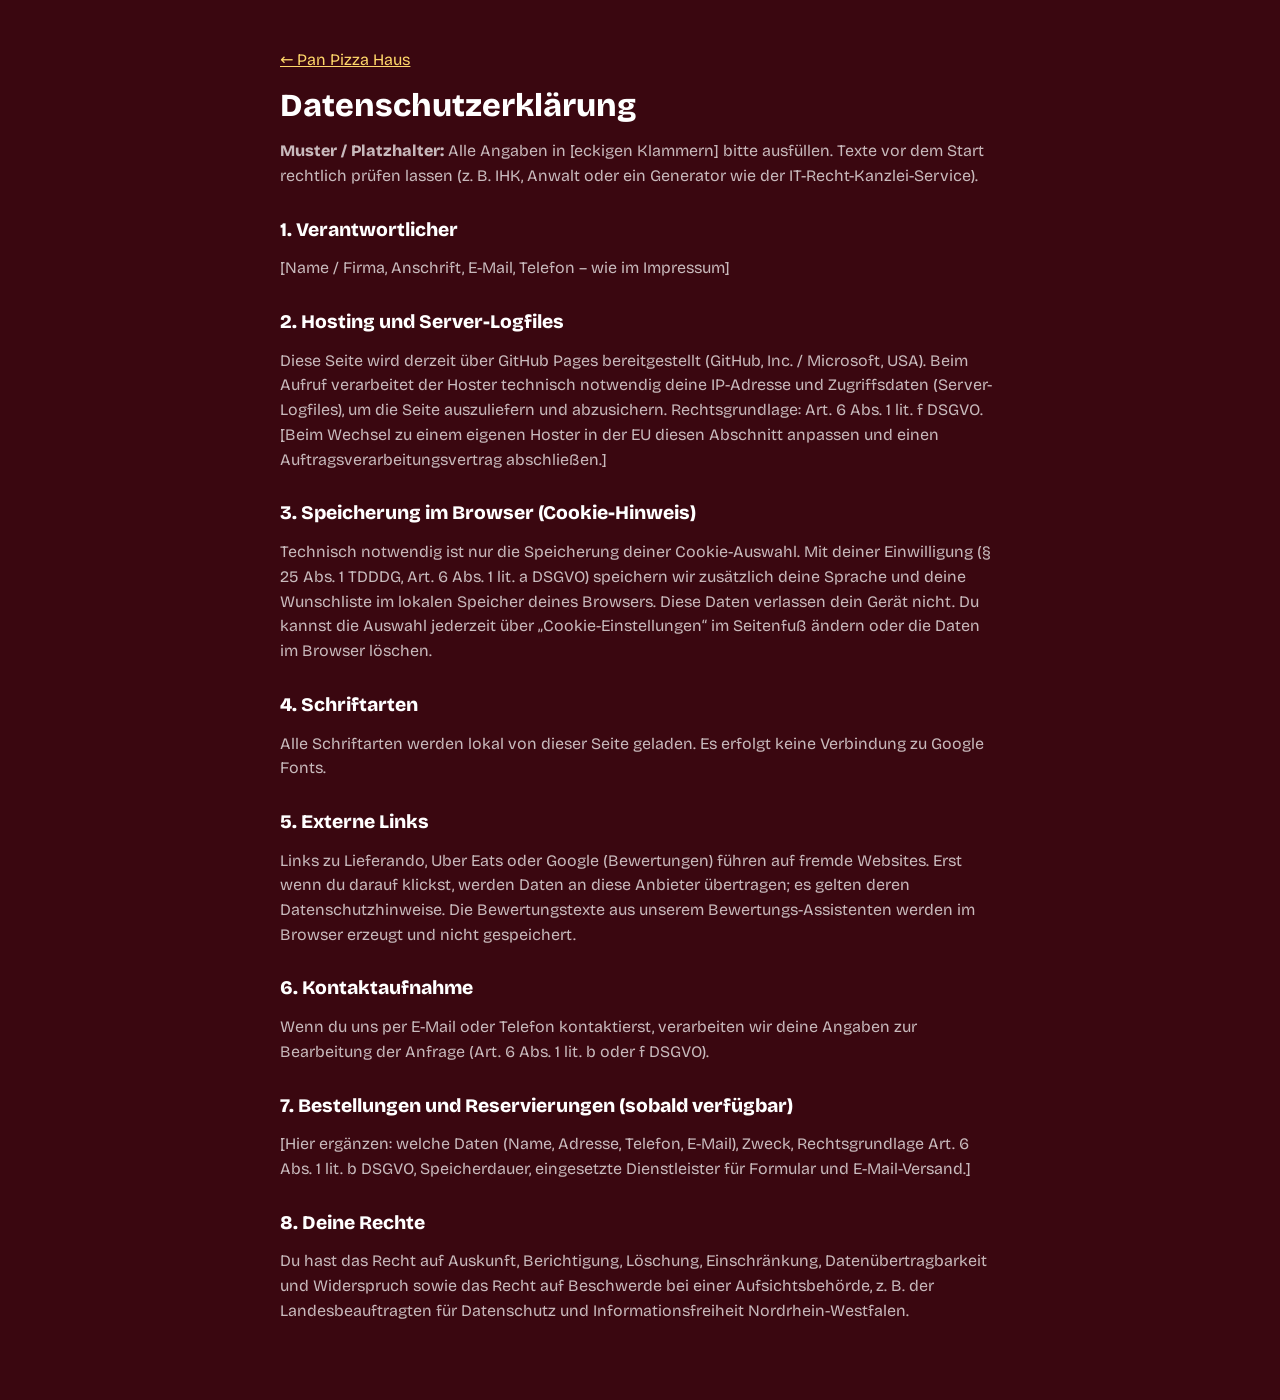
<file: datenschutz.html>
<!DOCTYPE html>
<html lang="de"><head><meta charset="utf-8"><meta name="viewport" content="width=device-width, initial-scale=1"><title>Datenschutz – Pan Pizza Haus</title><meta name="robots" content="noindex"><link rel="stylesheet" href="fonts/fonts.css"><link rel="stylesheet" href="style.css?v=8"></head>
<body><main class="legal"><p><a href="index.html">← Pan Pizza Haus</a></p><h1>Datenschutzerklärung</h1>
<p class="note"><strong>Muster / Platzhalter:</strong> Alle Angaben in [eckigen Klammern] bitte ausfüllen. Texte vor dem Start rechtlich prüfen lassen (z. B. IHK, Anwalt oder ein Generator wie der IT-Recht-Kanzlei-Service).</p>

<h2>1. Verantwortlicher</h2>
<p>[Name / Firma, Anschrift, E-Mail, Telefon – wie im Impressum]</p>
<h2>2. Hosting und Server-Logfiles</h2>
<p>Diese Seite wird derzeit über GitHub Pages bereitgestellt (GitHub, Inc. / Microsoft, USA). Beim Aufruf verarbeitet der Hoster technisch notwendig deine IP-Adresse und Zugriffsdaten (Server-Logfiles), um die Seite auszuliefern und abzusichern. Rechtsgrundlage: Art. 6 Abs. 1 lit. f DSGVO. [Beim Wechsel zu einem eigenen Hoster in der EU diesen Abschnitt anpassen und einen Auftragsverarbeitungsvertrag abschließen.]</p>
<h2>3. Speicherung im Browser (Cookie-Hinweis)</h2>
<p>Technisch notwendig ist nur die Speicherung deiner Cookie-Auswahl. Mit deiner Einwilligung (§ 25 Abs. 1 TDDDG, Art. 6 Abs. 1 lit. a DSGVO) speichern wir zusätzlich deine Sprache und deine Wunschliste im lokalen Speicher deines Browsers. Diese Daten verlassen dein Gerät nicht. Du kannst die Auswahl jederzeit über „Cookie-Einstellungen“ im Seitenfuß ändern oder die Daten im Browser löschen.</p>
<h2>4. Schriftarten</h2>
<p>Alle Schriftarten werden lokal von dieser Seite geladen. Es erfolgt keine Verbindung zu Google Fonts.</p>
<h2>5. Externe Links</h2>
<p>Links zu Lieferando, Uber Eats oder Google (Bewertungen) führen auf fremde Websites. Erst wenn du darauf klickst, werden Daten an diese Anbieter übertragen; es gelten deren Datenschutzhinweise. Die Bewertungstexte aus unserem Bewertungs-Assistenten werden im Browser erzeugt und nicht gespeichert.</p>
<h2>6. Kontaktaufnahme</h2>
<p>Wenn du uns per E-Mail oder Telefon kontaktierst, verarbeiten wir deine Angaben zur Bearbeitung der Anfrage (Art. 6 Abs. 1 lit. b oder f DSGVO).</p>
<h2>7. Bestellungen und Reservierungen (sobald verfügbar)</h2>
<p>[Hier ergänzen: welche Daten (Name, Adresse, Telefon, E-Mail), Zweck, Rechtsgrundlage Art. 6 Abs. 1 lit. b DSGVO, Speicherdauer, eingesetzte Dienstleister für Formular und E-Mail-Versand.]</p>
<h2>8. Deine Rechte</h2>
<p>Du hast das Recht auf Auskunft, Berichtigung, Löschung, Einschränkung, Datenübertragbarkeit und Widerspruch sowie das Recht auf Beschwerde bei einer Aufsichtsbehörde, z. B. der Landesbeauftragten für Datenschutz und Informationsfreiheit Nordrhein-Westfalen.</p>
</main></body></html>
</file>
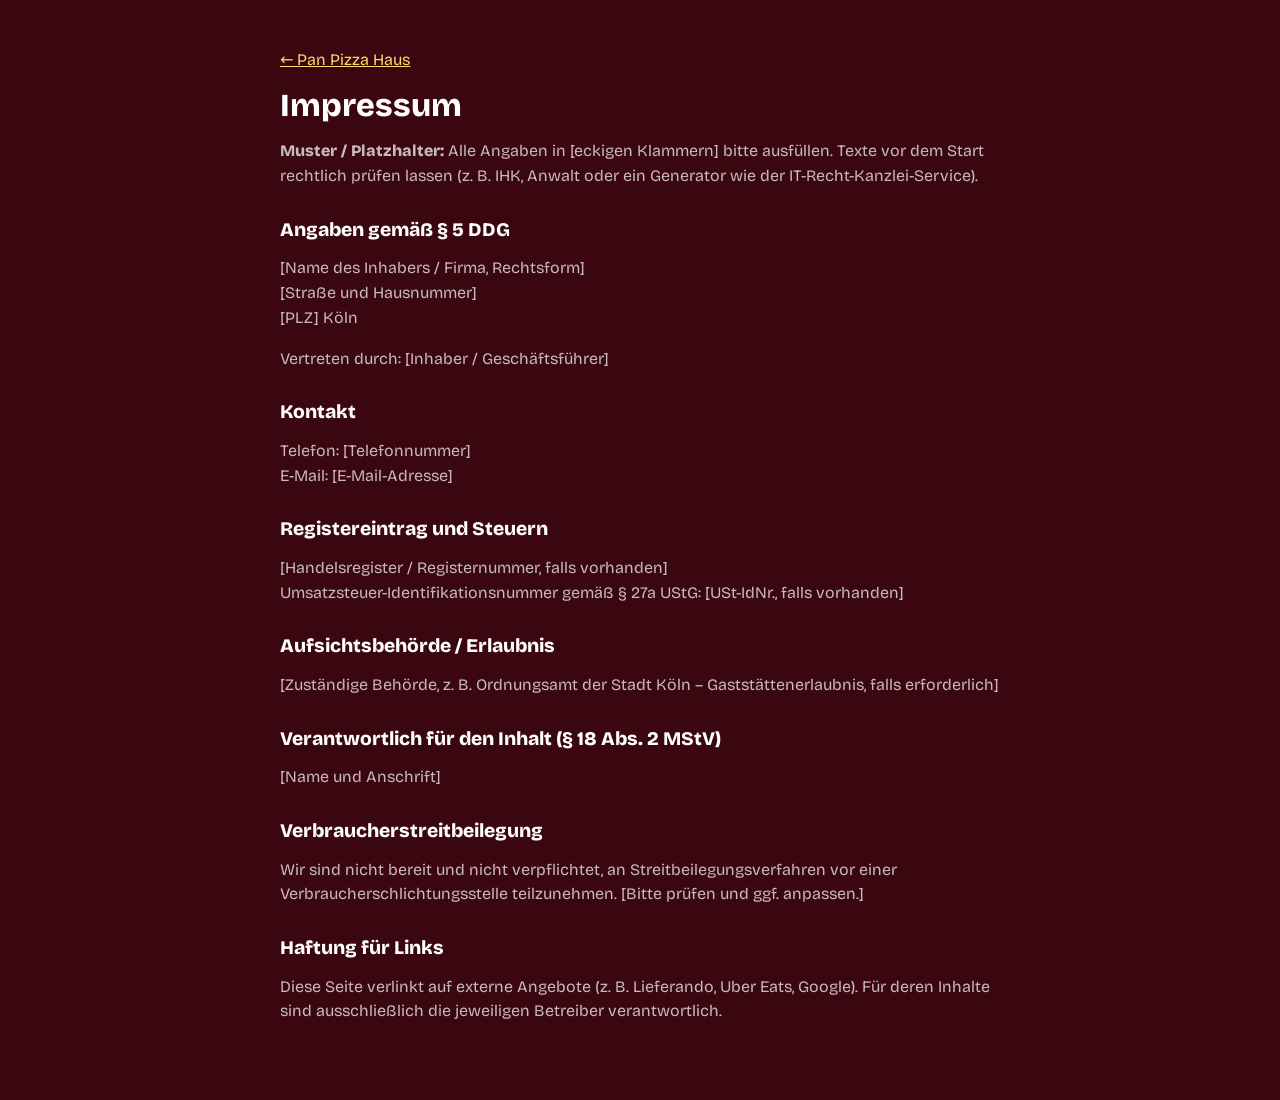
<file: impressum.html>
<!DOCTYPE html>
<html lang="de"><head><meta charset="utf-8"><meta name="viewport" content="width=device-width, initial-scale=1"><title>Impressum – Pan Pizza Haus</title><meta name="robots" content="noindex"><link rel="stylesheet" href="fonts/fonts.css"><link rel="stylesheet" href="style.css?v=8"></head>
<body><main class="legal"><p><a href="index.html">← Pan Pizza Haus</a></p><h1>Impressum</h1>
<p class="note"><strong>Muster / Platzhalter:</strong> Alle Angaben in [eckigen Klammern] bitte ausfüllen. Texte vor dem Start rechtlich prüfen lassen (z. B. IHK, Anwalt oder ein Generator wie der IT-Recht-Kanzlei-Service).</p>

<h2>Angaben gemäß § 5 DDG</h2>
<p>[Name des Inhabers / Firma, Rechtsform]<br>[Straße und Hausnummer]<br>[PLZ] Köln</p>
<p>Vertreten durch: [Inhaber / Geschäftsführer]</p>
<h2>Kontakt</h2>
<p>Telefon: [Telefonnummer]<br>E-Mail: [E-Mail-Adresse]</p>
<h2>Registereintrag und Steuern</h2>
<p>[Handelsregister / Registernummer, falls vorhanden]<br>Umsatzsteuer-Identifikationsnummer gemäß § 27a UStG: [USt-IdNr., falls vorhanden]</p>
<h2>Aufsichtsbehörde / Erlaubnis</h2>
<p>[Zuständige Behörde, z. B. Ordnungsamt der Stadt Köln – Gaststättenerlaubnis, falls erforderlich]</p>
<h2>Verantwortlich für den Inhalt (§ 18 Abs. 2 MStV)</h2>
<p>[Name und Anschrift]</p>
<h2>Verbraucherstreitbeilegung</h2>
<p>Wir sind nicht bereit und nicht verpflichtet, an Streitbeilegungsverfahren vor einer Verbraucherschlichtungsstelle teilzunehmen. [Bitte prüfen und ggf. anpassen.]</p>
<h2>Haftung für Links</h2>
<p>Diese Seite verlinkt auf externe Angebote (z. B. Lieferando, Uber Eats, Google). Für deren Inhalte sind ausschließlich die jeweiligen Betreiber verantwortlich.</p>
</main></body></html>
</file>
<file: fonts/fonts.css>
@font-face {
  font-family: 'Bricolage Grotesque';
  font-style: normal;
  font-display: swap;
  font-weight: 400;
  src:url(bricolage-grotesque-latin-ext-400-normal.woff2) format('woff2');
  unicode-range: U+0100-02BA,U+02BD-02C5,U+02C7-02CC,U+02CE-02D7,U+02DD-02FF,U+0304,U+0308,U+0329,U+1D00-1DBF,U+1E00-1E9F,U+1EF2-1EFF,U+2020,U+20A0-20AB,U+20AD-20C0,U+2113,U+2C60-2C7F,U+A720-A7FF;
}
@font-face {
  font-family: 'Bricolage Grotesque';
  font-style: normal;
  font-display: swap;
  font-weight: 400;
  src:url(bricolage-grotesque-latin-400-normal.woff2) format('woff2');
  unicode-range: U+0000-00FF,U+0131,U+0152-0153,U+02BB-02BC,U+02C6,U+02DA,U+02DC,U+0304,U+0308,U+0329,U+2000-206F,U+20AC,U+2122,U+2191,U+2193,U+2212,U+2215,U+FEFF,U+FFFD;
}
@font-face {
  font-family: 'Bricolage Grotesque';
  font-style: normal;
  font-display: swap;
  font-weight: 600;
  src:url(bricolage-grotesque-latin-ext-600-normal.woff2) format('woff2');
  unicode-range: U+0100-02BA,U+02BD-02C5,U+02C7-02CC,U+02CE-02D7,U+02DD-02FF,U+0304,U+0308,U+0329,U+1D00-1DBF,U+1E00-1E9F,U+1EF2-1EFF,U+2020,U+20A0-20AB,U+20AD-20C0,U+2113,U+2C60-2C7F,U+A720-A7FF;
}
@font-face {
  font-family: 'Bricolage Grotesque';
  font-style: normal;
  font-display: swap;
  font-weight: 600;
  src:url(bricolage-grotesque-latin-600-normal.woff2) format('woff2');
  unicode-range: U+0000-00FF,U+0131,U+0152-0153,U+02BB-02BC,U+02C6,U+02DA,U+02DC,U+0304,U+0308,U+0329,U+2000-206F,U+20AC,U+2122,U+2191,U+2193,U+2212,U+2215,U+FEFF,U+FFFD;
}
@font-face {
  font-family: 'Bricolage Grotesque';
  font-style: normal;
  font-display: swap;
  font-weight: 800;
  src:url(bricolage-grotesque-latin-ext-800-normal.woff2) format('woff2');
  unicode-range: U+0100-02BA,U+02BD-02C5,U+02C7-02CC,U+02CE-02D7,U+02DD-02FF,U+0304,U+0308,U+0329,U+1D00-1DBF,U+1E00-1E9F,U+1EF2-1EFF,U+2020,U+20A0-20AB,U+20AD-20C0,U+2113,U+2C60-2C7F,U+A720-A7FF;
}
@font-face {
  font-family: 'Bricolage Grotesque';
  font-style: normal;
  font-display: swap;
  font-weight: 800;
  src:url(bricolage-grotesque-latin-800-normal.woff2) format('woff2');
  unicode-range: U+0000-00FF,U+0131,U+0152-0153,U+02BB-02BC,U+02C6,U+02DA,U+02DC,U+0304,U+0308,U+0329,U+2000-206F,U+20AC,U+2122,U+2191,U+2193,U+2212,U+2215,U+FEFF,U+FFFD;
}
@font-face {
  font-family: 'Playfair Display';
  font-style: italic;
  font-display: swap;
  font-weight: 700;
  src:url(playfair-display-cyrillic-700-italic.woff2) format('woff2');
  unicode-range: U+0301,U+0400-045F,U+0490-0491,U+04B0-04B1,U+2116;
}
@font-face {
  font-family: 'Playfair Display';
  font-style: italic;
  font-display: swap;
  font-weight: 700;
  src:url(playfair-display-latin-ext-700-italic.woff2) format('woff2');
  unicode-range: U+0100-02BA,U+02BD-02C5,U+02C7-02CC,U+02CE-02D7,U+02DD-02FF,U+0304,U+0308,U+0329,U+1D00-1DBF,U+1E00-1E9F,U+1EF2-1EFF,U+2020,U+20A0-20AB,U+20AD-20C0,U+2113,U+2C60-2C7F,U+A720-A7FF;
}
@font-face {
  font-family: 'Playfair Display';
  font-style: italic;
  font-display: swap;
  font-weight: 700;
  src:url(playfair-display-latin-700-italic.woff2) format('woff2');
  unicode-range: U+0000-00FF,U+0131,U+0152-0153,U+02BB-02BC,U+02C6,U+02DA,U+02DC,U+0304,U+0308,U+0329,U+2000-206F,U+20AC,U+2122,U+2191,U+2193,U+2212,U+2215,U+FEFF,U+FFFD;
}
@font-face {
  font-family: 'Pacifico';
  font-style: normal;
  font-display: swap;
  font-weight: 400;
  src:url(pacifico-cyrillic-400-normal.woff2) format('woff2');
  unicode-range: U+0301,U+0400-045F,U+0490-0491,U+04B0-04B1,U+2116;
}
@font-face {
  font-family: 'Pacifico';
  font-style: normal;
  font-display: swap;
  font-weight: 400;
  src:url(pacifico-latin-ext-400-normal.woff2) format('woff2');
  unicode-range: U+0100-02BA,U+02BD-02C5,U+02C7-02CC,U+02CE-02D7,U+02DD-02FF,U+0304,U+0308,U+0329,U+1D00-1DBF,U+1E00-1E9F,U+1EF2-1EFF,U+2020,U+20A0-20AB,U+20AD-20C0,U+2113,U+2C60-2C7F,U+A720-A7FF;
}
@font-face {
  font-family: 'Pacifico';
  font-style: normal;
  font-display: swap;
  font-weight: 400;
  src:url(pacifico-latin-400-normal.woff2) format('woff2');
  unicode-range: U+0000-00FF,U+0131,U+0152-0153,U+02BB-02BC,U+02C6,U+02DA,U+02DC,U+0304,U+0308,U+0329,U+2000-206F,U+20AC,U+2122,U+2191,U+2193,U+2212,U+2215,U+FEFF,U+FFFD;
}
@font-face {
  font-family: 'Caveat';
  font-style: normal;
  font-display: swap;
  font-weight: 700;
  src:url(caveat-cyrillic-700-normal.woff2) format('woff2');
  unicode-range: U+0301,U+0400-045F,U+0490-0491,U+04B0-04B1,U+2116;
}
@font-face {
  font-family: 'Caveat';
  font-style: normal;
  font-display: swap;
  font-weight: 700;
  src:url(caveat-latin-ext-700-normal.woff2) format('woff2');
  unicode-range: U+0100-02BA,U+02BD-02C5,U+02C7-02CC,U+02CE-02D7,U+02DD-02FF,U+0304,U+0308,U+0329,U+1D00-1DBF,U+1E00-1E9F,U+1EF2-1EFF,U+2020,U+20A0-20AB,U+20AD-20C0,U+2113,U+2C60-2C7F,U+A720-A7FF;
}
@font-face {
  font-family: 'Caveat';
  font-style: normal;
  font-display: swap;
  font-weight: 700;
  src:url(caveat-latin-700-normal.woff2) format('woff2');
  unicode-range: U+0000-00FF,U+0131,U+0152-0153,U+02BB-02BC,U+02C6,U+02DA,U+02DC,U+0304,U+0308,U+0329,U+2000-206F,U+20AC,U+2122,U+2191,U+2193,U+2212,U+2215,U+FEFF,U+FFFD;
}
@font-face {
  font-family: 'Oswald';
  font-style: normal;
  font-display: swap;
  font-weight: 700;
  src:url(oswald-cyrillic-700-normal.woff2) format('woff2');
  unicode-range: U+0301,U+0400-045F,U+0490-0491,U+04B0-04B1,U+2116;
}
@font-face {
  font-family: 'Oswald';
  font-style: normal;
  font-display: swap;
  font-weight: 700;
  src:url(oswald-latin-ext-700-normal.woff2) format('woff2');
  unicode-range: U+0100-02BA,U+02BD-02C5,U+02C7-02CC,U+02CE-02D7,U+02DD-02FF,U+0304,U+0308,U+0329,U+1D00-1DBF,U+1E00-1E9F,U+1EF2-1EFF,U+2020,U+20A0-20AB,U+20AD-20C0,U+2113,U+2C60-2C7F,U+A720-A7FF;
}
@font-face {
  font-family: 'Oswald';
  font-style: normal;
  font-display: swap;
  font-weight: 700;
  src:url(oswald-latin-700-normal.woff2) format('woff2');
  unicode-range: U+0000-00FF,U+0131,U+0152-0153,U+02BB-02BC,U+02C6,U+02DA,U+02DC,U+0304,U+0308,U+0329,U+2000-206F,U+20AC,U+2122,U+2191,U+2193,U+2212,U+2215,U+FEFF,U+FFFD;
}
@font-face {
  font-family: 'Lobster';
  font-style: normal;
  font-display: swap;
  font-weight: 400;
  src:url(lobster-cyrillic-400-normal.woff2) format('woff2');
  unicode-range: U+0301,U+0400-045F,U+0490-0491,U+04B0-04B1,U+2116;
}
@font-face {
  font-family: 'Lobster';
  font-style: normal;
  font-display: swap;
  font-weight: 400;
  src:url(lobster-latin-ext-400-normal.woff2) format('woff2');
  unicode-range: U+0100-02BA,U+02BD-02C5,U+02C7-02CC,U+02CE-02D7,U+02DD-02FF,U+0304,U+0308,U+0329,U+1D00-1DBF,U+1E00-1E9F,U+1EF2-1EFF,U+2020,U+20A0-20AB,U+20AD-20C0,U+2113,U+2C60-2C7F,U+A720-A7FF;
}
@font-face {
  font-family: 'Lobster';
  font-style: normal;
  font-display: swap;
  font-weight: 400;
  src:url(lobster-latin-400-normal.woff2) format('woff2');
  unicode-range: U+0000-00FF,U+0131,U+0152-0153,U+02BB-02BC,U+02C6,U+02DA,U+02DC,U+0304,U+0308,U+0329,U+2000-206F,U+20AC,U+2122,U+2191,U+2193,U+2212,U+2215,U+FEFF,U+FFFD;
}
@font-face {
  font-family: 'Amiri';
  font-style: normal;
  font-display: swap;
  font-weight: 400;
  src:url(amiri-arabic-400-normal.woff2) format('woff2');
  unicode-range: U+0600-06FF,U+0750-077F,U+0870-088E,U+0890-0891,U+0897-08E1,U+08E3-08FF,U+200C-200E,U+2010-2011,U+204F,U+2E41,U+FB50-FDFF,U+FE70-FE74,U+FE76-FEFC,U+102E0-102FB,U+10E60-10E7E,U+10EC2-10EC4,U+10EFC-10EFF,U+1EE00-1EE03,U+1EE05-1EE1F,U+1EE21-1EE22,U+1EE24,U+1EE27,U+1EE29-1EE32,U+1EE34-1EE37,U+1EE39,U+1EE3B,U+1EE42,U+1EE47,U+1EE49,U+1EE4B,U+1EE4D-1EE4F,U+1EE51-1EE52,U+1EE54,U+1EE57,U+1EE59,U+1EE5B,U+1EE5D,U+1EE5F,U+1EE61-1EE62,U+1EE64,U+1EE67-1EE6A,U+1EE6C-1EE72,U+1EE74-1EE77,U+1EE79-1EE7C,U+1EE7E,U+1EE80-1EE89,U+1EE8B-1EE9B,U+1EEA1-1EEA3,U+1EEA5-1EEA9,U+1EEAB-1EEBB,U+1EEF0-1EEF1;
}
@font-face {
  font-family: 'Amiri';
  font-style: normal;
  font-display: swap;
  font-weight: 400;
  src:url(amiri-latin-ext-400-normal.woff2) format('woff2');
  unicode-range: U+0100-02BA,U+02BD-02C5,U+02C7-02CC,U+02CE-02D7,U+02DD-02FF,U+0304,U+0308,U+0329,U+1D00-1DBF,U+1E00-1E9F,U+1EF2-1EFF,U+2020,U+20A0-20AB,U+20AD-20C0,U+2113,U+2C60-2C7F,U+A720-A7FF;
}
@font-face {
  font-family: 'Amiri';
  font-style: normal;
  font-display: swap;
  font-weight: 400;
  src:url(amiri-latin-400-normal.woff2) format('woff2');
  unicode-range: U+0000-00FF,U+0131,U+0152-0153,U+02BB-02BC,U+02C6,U+02DA,U+02DC,U+0304,U+0308,U+0329,U+2000-206F,U+20AC,U+2122,U+2191,U+2193,U+2212,U+2215,U+FEFF,U+FFFD;
}
@font-face {
  font-family: 'Amiri';
  font-style: normal;
  font-display: swap;
  font-weight: 700;
  src:url(amiri-arabic-700-normal.woff2) format('woff2');
  unicode-range: U+0600-06FF,U+0750-077F,U+0870-088E,U+0890-0891,U+0897-08E1,U+08E3-08FF,U+200C-200E,U+2010-2011,U+204F,U+2E41,U+FB50-FDFF,U+FE70-FE74,U+FE76-FEFC,U+102E0-102FB,U+10E60-10E7E,U+10EC2-10EC4,U+10EFC-10EFF,U+1EE00-1EE03,U+1EE05-1EE1F,U+1EE21-1EE22,U+1EE24,U+1EE27,U+1EE29-1EE32,U+1EE34-1EE37,U+1EE39,U+1EE3B,U+1EE42,U+1EE47,U+1EE49,U+1EE4B,U+1EE4D-1EE4F,U+1EE51-1EE52,U+1EE54,U+1EE57,U+1EE59,U+1EE5B,U+1EE5D,U+1EE5F,U+1EE61-1EE62,U+1EE64,U+1EE67-1EE6A,U+1EE6C-1EE72,U+1EE74-1EE77,U+1EE79-1EE7C,U+1EE7E,U+1EE80-1EE89,U+1EE8B-1EE9B,U+1EEA1-1EEA3,U+1EEA5-1EEA9,U+1EEAB-1EEBB,U+1EEF0-1EEF1;
}
@font-face {
  font-family: 'Amiri';
  font-style: normal;
  font-display: swap;
  font-weight: 700;
  src:url(amiri-latin-ext-700-normal.woff2) format('woff2');
  unicode-range: U+0100-02BA,U+02BD-02C5,U+02C7-02CC,U+02CE-02D7,U+02DD-02FF,U+0304,U+0308,U+0329,U+1D00-1DBF,U+1E00-1E9F,U+1EF2-1EFF,U+2020,U+20A0-20AB,U+20AD-20C0,U+2113,U+2C60-2C7F,U+A720-A7FF;
}
@font-face {
  font-family: 'Amiri';
  font-style: normal;
  font-display: swap;
  font-weight: 700;
  src:url(amiri-latin-700-normal.woff2) format('woff2');
  unicode-range: U+0000-00FF,U+0131,U+0152-0153,U+02BB-02BC,U+02C6,U+02DA,U+02DC,U+0304,U+0308,U+0329,U+2000-206F,U+20AC,U+2122,U+2191,U+2193,U+2212,U+2215,U+FEFF,U+FFFD;
}
@font-face {
  font-family: 'Noto Sans Arabic';
  font-style: normal;
  font-display: swap;
  font-weight: 400;
  src:url(noto-sans-arabic-arabic-400-normal.woff2) format('woff2');
  unicode-range: U+0600-06FF,U+0750-077F,U+0870-088E,U+0890-0891,U+0897-08E1,U+08E3-08FF,U+200C-200E,U+2010-2011,U+204F,U+2E41,U+FB50-FDFF,U+FE70-FE74,U+FE76-FEFC,U+102E0-102FB,U+10E60-10E7E,U+10EC2-10EC4,U+10EFC-10EFF,U+1EE00-1EE03,U+1EE05-1EE1F,U+1EE21-1EE22,U+1EE24,U+1EE27,U+1EE29-1EE32,U+1EE34-1EE37,U+1EE39,U+1EE3B,U+1EE42,U+1EE47,U+1EE49,U+1EE4B,U+1EE4D-1EE4F,U+1EE51-1EE52,U+1EE54,U+1EE57,U+1EE59,U+1EE5B,U+1EE5D,U+1EE5F,U+1EE61-1EE62,U+1EE64,U+1EE67-1EE6A,U+1EE6C-1EE72,U+1EE74-1EE77,U+1EE79-1EE7C,U+1EE7E,U+1EE80-1EE89,U+1EE8B-1EE9B,U+1EEA1-1EEA3,U+1EEA5-1EEA9,U+1EEAB-1EEBB,U+1EEF0-1EEF1;
}
@font-face {
  font-family: 'Noto Sans Arabic';
  font-style: normal;
  font-display: swap;
  font-weight: 400;
  src:url(noto-sans-arabic-latin-ext-400-normal.woff2) format('woff2');
  unicode-range: U+0100-02BA,U+02BD-02C5,U+02C7-02CC,U+02CE-02D7,U+02DD-02FF,U+0304,U+0308,U+0329,U+1D00-1DBF,U+1E00-1E9F,U+1EF2-1EFF,U+2020,U+20A0-20AB,U+20AD-20C0,U+2113,U+2C60-2C7F,U+A720-A7FF;
}
@font-face {
  font-family: 'Noto Sans Arabic';
  font-style: normal;
  font-display: swap;
  font-weight: 400;
  src:url(noto-sans-arabic-latin-400-normal.woff2) format('woff2');
  unicode-range: U+0000-00FF,U+0131,U+0152-0153,U+02BB-02BC,U+02C6,U+02DA,U+02DC,U+0304,U+0308,U+0329,U+2000-206F,U+20AC,U+2122,U+2191,U+2193,U+2212,U+2215,U+FEFF,U+FFFD;
}
@font-face {
  font-family: 'Noto Sans Arabic';
  font-style: normal;
  font-display: swap;
  font-weight: 700;
  src:url(noto-sans-arabic-arabic-700-normal.woff2) format('woff2');
  unicode-range: U+0600-06FF,U+0750-077F,U+0870-088E,U+0890-0891,U+0897-08E1,U+08E3-08FF,U+200C-200E,U+2010-2011,U+204F,U+2E41,U+FB50-FDFF,U+FE70-FE74,U+FE76-FEFC,U+102E0-102FB,U+10E60-10E7E,U+10EC2-10EC4,U+10EFC-10EFF,U+1EE00-1EE03,U+1EE05-1EE1F,U+1EE21-1EE22,U+1EE24,U+1EE27,U+1EE29-1EE32,U+1EE34-1EE37,U+1EE39,U+1EE3B,U+1EE42,U+1EE47,U+1EE49,U+1EE4B,U+1EE4D-1EE4F,U+1EE51-1EE52,U+1EE54,U+1EE57,U+1EE59,U+1EE5B,U+1EE5D,U+1EE5F,U+1EE61-1EE62,U+1EE64,U+1EE67-1EE6A,U+1EE6C-1EE72,U+1EE74-1EE77,U+1EE79-1EE7C,U+1EE7E,U+1EE80-1EE89,U+1EE8B-1EE9B,U+1EEA1-1EEA3,U+1EEA5-1EEA9,U+1EEAB-1EEBB,U+1EEF0-1EEF1;
}
@font-face {
  font-family: 'Noto Sans Arabic';
  font-style: normal;
  font-display: swap;
  font-weight: 700;
  src:url(noto-sans-arabic-latin-ext-700-normal.woff2) format('woff2');
  unicode-range: U+0100-02BA,U+02BD-02C5,U+02C7-02CC,U+02CE-02D7,U+02DD-02FF,U+0304,U+0308,U+0329,U+1D00-1DBF,U+1E00-1E9F,U+1EF2-1EFF,U+2020,U+20A0-20AB,U+20AD-20C0,U+2113,U+2C60-2C7F,U+A720-A7FF;
}
@font-face {
  font-family: 'Noto Sans Arabic';
  font-style: normal;
  font-display: swap;
  font-weight: 700;
  src:url(noto-sans-arabic-latin-700-normal.woff2) format('woff2');
  unicode-range: U+0000-00FF,U+0131,U+0152-0153,U+02BB-02BC,U+02C6,U+02DA,U+02DC,U+0304,U+0308,U+0329,U+2000-206F,U+20AC,U+2122,U+2191,U+2193,U+2212,U+2215,U+FEFF,U+FFFD;
}
</file>
<file: style.css>
:root{--bg:#3a0710;--bg2:#470a15;--card:#5a0e1d;--red:#e5173a;--hot:#c8102e;--line:#ffffff24;--muted:#ffffffb8}
*{box-sizing:border-box}
html{scroll-behavior:auto;scroll-padding-top:96px}
body{margin:0;font-family:"Bricolage Grotesque","Noto Sans Arabic",system-ui,sans-serif;color:#fff;background:var(--bg);line-height:1.55}
a{color:inherit}
:focus-visible{outline:3px solid #fff;outline-offset:2px}
h1,h2,h3{line-height:1.08;margin:0 0 .5em}
h2{font-size:clamp(1.8rem,3.5vw,2.6rem);font-weight:800}
section{padding:64px max(20px,calc((100% - 1160px)/2))}

.top{position:sticky;top:0;z-index:10;display:flex;align-items:center;gap:18px;flex-wrap:wrap;padding:8px max(20px,calc((100% - 1160px)/2));background:#9c0b24;box-shadow:0 2px 14px #0006}
.brand{margin-inline-end:auto;display:flex}
.brand img{height:52px;width:auto}
.top nav{display:flex;gap:18px;flex-wrap:wrap}
.top nav a{text-decoration:none;font-weight:600}
.top nav a:hover{text-decoration:underline}
.lang{display:flex;flex-wrap:wrap}
.lang button{background:none;border:1px solid #fff8;color:#fff;padding:4px 8px;font:inherit;font-size:.78rem;cursor:pointer;margin-inline-start:-1px}
.lang button[aria-pressed="true"]{background:#fff;color:#9c0b24;border-color:#fff}

.hero{min-height:88vh;display:grid;grid-template-columns:1.15fr .85fr;gap:30px;align-items:center;
  background:linear-gradient(90deg,rgba(40,4,12,.9),rgba(40,4,12,.55) 65%,rgba(40,4,12,.3)),url(images/photos/hero.jpg) center/cover no-repeat,radial-gradient(circle at 75% 40%,#b00d28,#3a0710 70%)}
.hero h1{font-size:clamp(2.6rem,7.5vw,6rem);font-weight:800;margin-bottom:.35em}
.hero h1 span{display:block}
.soon-big{display:inline-block!important;margin-top:.15em;padding:.02em .35em .08em;background:var(--red);border-radius:.25em;font-size:.85em}
.hero-text p{max-width:50ch;font-size:1.2rem;color:var(--muted)}
.hero-img{width:100%;max-width:520px;justify-self:center;filter:drop-shadow(0 24px 30px #0007)}
.actions{display:flex;flex-wrap:wrap;gap:14px;margin:28px 0 10px}
.btn{display:inline-flex;flex-direction:column;align-items:center;justify-content:center;min-width:170px;padding:14px 26px;border:2px solid #fff;background:#ffffff14;color:#fff;font:inherit;font-weight:700;font-size:1.1rem;text-decoration:none;border-radius:99px}
.btn em{font-style:normal;font-size:.78rem;font-weight:600;opacity:.85}
.btn:disabled{cursor:not-allowed}
.btn.solid{background:#fff;color:#9c0b24;cursor:pointer}

.feat{display:grid;grid-template-columns:repeat(auto-fit,minmax(220px,1fr));gap:16px;padding-top:40px;padding-bottom:8px}
.fcard{background:var(--card);border:1px solid var(--line);border-radius:16px;padding:20px 22px}
.fcard h3{margin:0;font-size:1.25rem}

.chips{display:flex;flex-wrap:wrap;gap:8px;margin-bottom:24px}
.chips button,.cats button{font:inherit;cursor:pointer;color:#fff}
.chips button{border:2px solid #fff6;background:transparent;padding:5px 16px;border-radius:99px;font-weight:600}
.chips button[aria-pressed="true"]{background:var(--red);border-color:var(--red)}
.menu-grid{display:grid;grid-template-columns:200px 1fr;gap:28px;align-items:start}
.cats{display:flex;flex-direction:column;gap:6px;position:sticky;top:92px}
.cats button{border:1px solid var(--line);background:var(--card);text-align:start;padding:12px 16px;font-size:1.05rem;font-weight:600;border-radius:12px}
.cats button[aria-current="true"]{background:var(--red);border-color:var(--red)}
.cards{display:grid;grid-template-columns:repeat(auto-fill,minmax(340px,1fr));gap:18px}
.card{display:grid;grid-template-columns:132px 1fr;background:var(--card);border:1px solid var(--line);border-radius:16px;overflow:hidden}
.card img{width:132px;height:100%;min-height:150px;object-fit:cover;display:block}
.cb{padding:14px 16px;display:flex;flex-direction:column;gap:5px}
.cb h3{margin:0;font-size:1.2rem}
.cb p{margin:0;font-size:.84rem;color:var(--muted)}
.cb b{color:#fff}
.tag{display:inline-block;margin-inline-end:6px;padding:0 9px;font-size:.72rem;font-weight:600;background:#ffffff1f;border-radius:99px}
.badge{display:inline-block;margin:2px 4px 0 0;padding:0 7px;font-size:.72rem;font-weight:700;border:1px solid #fff9;border-radius:6px;cursor:help;color:#fff}
.prices{display:flex;gap:6px;margin-top:auto;padding-top:8px}
.prices span{flex:1;text-align:center;background:var(--red);border-radius:10px;padding:5px 3px;font-weight:800;font-size:.95rem;font-variant-numeric:tabular-nums}
.prices small{display:block;font-size:.66rem;font-weight:600;opacity:.9}
.vol{font-size:.75rem}
.empty{padding:24px;background:var(--card);border-radius:12px}

.gal,.locs{background:var(--bg2)}
.gallery{display:grid;grid-template-columns:repeat(auto-fit,minmax(260px,1fr));gap:16px}
.gallery img{width:100%;aspect-ratio:4/3;object-fit:cover;border-radius:16px;display:block;border:1px solid var(--line)}
.rating{font-size:1.25rem}
.stars{color:#ffb73a;letter-spacing:2px}
.rev-list{display:grid;grid-template-columns:repeat(auto-fit,minmax(270px,1fr));gap:16px}
.rev{margin:0;background:var(--card);border:1px solid var(--line);border-radius:16px;padding:20px}
.rev blockquote{margin:8px 0 12px}
.rev figcaption{font-size:.85rem;color:var(--muted)}
.rev .lg{margin-inline:6px;padding:0 7px;border-radius:6px;background:#ffffff24;color:#fff;font-weight:700;font-size:.7rem}
.loc{background:var(--card);border:1px solid var(--line);border-radius:16px;padding:24px;max-width:440px}
.loc h3{font-size:1.4rem}
.loc p{margin:0 0 10px}
.plain p{max-width:60ch;color:var(--muted)}
footer{display:flex;gap:20px;flex-wrap:wrap;padding:24px max(20px,calc((100% - 1160px)/2));background:#26040a;font-size:.9rem}
footer span{margin-inline-end:auto}

@media(max-width:760px){
  .hero{grid-template-columns:1fr;min-height:auto}
  .menu-grid{grid-template-columns:1fr}
  .cats{flex-direction:row;overflow-x:auto;position:static}
  .cats button{white-space:nowrap}
  .cards{grid-template-columns:1fr}
  .card{grid-template-columns:110px 1fr}
  .card img{width:110px}
}
@media(prefers-reduced-motion:reduce){html{scroll-behavior:auto;scroll-padding-top:96px}}

/* ---- v4 additions ---- */
.lang-select{background:#6d0819;color:#fff;border:1px solid #fff8;border-radius:10px;padding:7px 12px;font:inherit;font-size:.9rem;cursor:pointer}
.lang-select option{background:#3a0710;color:#fff}
.quote{text-align:center;background:linear-gradient(135deg,#c8102e,#8c0a20);padding:64px 20px}
.quote::before{content:"\201C";display:block;font-size:5rem;line-height:.6;opacity:.4}
.quote p{font-size:clamp(1.5rem,3.6vw,2.7rem);font-weight:800;line-height:1.2;max-width:26ch;margin:0 auto}
.quote small{display:block;margin-top:16px;opacity:.85;letter-spacing:.14em;text-transform:uppercase;font-size:.8rem}
.prices .pbtn{flex:1;position:relative;text-align:center;background:var(--red);color:#fff;border:0;border-radius:10px;padding:5px 3px;font:inherit;font-weight:800;font-size:.95rem;font-variant-numeric:tabular-nums;cursor:pointer}
.prices .pbtn:hover{background:#ff2f52}
.prices .pbtn i{position:absolute;top:-6px;inset-inline-end:-2px;font-style:normal;font-size:.8rem;background:#fff;color:var(--red);border-radius:99px;width:18px;height:18px;line-height:18px}
.wish{position:fixed;z-index:20;inset:auto 0 0 0;max-height:46vh;display:flex;flex-direction:column;gap:10px;padding:16px;background:#2a050b;border:1px solid var(--line);box-shadow:0 0 30px #000a}
.wish[hidden]{display:none}
.wish-head{display:flex;justify-content:space-between;align-items:center}
.wish h3{margin:0;font-size:1.2rem}
.icon-btn{background:none;border:1px solid #fff6;color:#fff;border-radius:8px;width:32px;height:32px;cursor:pointer;font-size:1rem}
.wish ul{list-style:none;margin:0;padding:0;overflow:auto;flex:1}
.wish li{display:flex;justify-content:space-between;gap:10px;padding:10px 0;border-bottom:1px solid var(--line)}
.wish li small{color:var(--muted)}
.wish .q button,.wish .lp button{background:#ffffff1f;border:0;color:#fff;border-radius:6px;min-width:26px;height:26px;cursor:pointer;font:inherit}
.wish .lp{display:flex;align-items:flex-start;gap:8px;font-weight:700;white-space:nowrap}
.wish-total{display:flex;justify-content:space-between;font-size:1.2rem;font-weight:800}
.wish-hint{margin:0;font-size:.78rem;color:var(--muted)}
.btn-small{align-self:flex-start;background:none;border:1px solid #fff8;color:#fff;border-radius:99px;padding:4px 14px;font:inherit;cursor:pointer}
.wish.collapsed ul,.wish.collapsed .wish-hint,.wish.collapsed .btn-small{display:none}
body.has-wish{padding-bottom:150px}
@media(min-width:1100px){
  .wish{inset:auto;inset-block:72px 0;inset-inline-end:0;width:320px;max-height:none;border-radius:16px 0 0 0}
  body.has-wish{padding-bottom:0;padding-inline-end:332px}
}

/* ---- v5: quotes + logo ---- */
.brand img{height:56px;width:auto;max-width:none;flex-shrink:0}
.qband{padding:72px 20px;text-align:center}
.qt{margin:0 auto}
.qt em{font-style:inherit}
html[dir="rtl"] .qt{font-style:normal}
.q1{background:linear-gradient(135deg,#c8102e,#8c0a20)}
.q1 .qt{font-family:"Pacifico","Amiri",cursive;font-size:clamp(1.6rem,3.8vw,2.9rem);line-height:1.45;max-width:30ch}
.q1 .qt em{color:#ffd76a;text-shadow:0 3px 0 #0005}
.q2{background:#26040a}
.q2 .qt{font-family:"Playfair Display","Amiri",serif;font-style:italic;font-weight:700;font-size:clamp(1.8rem,4.2vw,3.2rem);line-height:1.2;max-width:26ch}
.q2 .qt em{background:linear-gradient(transparent 60%,#e5173a 60%);padding:0 .15em}
.q3{background:var(--bg2)}
.q3 .qt{font-family:"Caveat","Amiri",cursive;font-weight:700;font-size:clamp(2.1rem,5.2vw,3.8rem);line-height:1.1;max-width:24ch}
.q3 .qt em{color:#ffd76a;text-decoration:underline wavy #e5173a;text-decoration-thickness:3px;text-underline-offset:.18em}
.q4{background:#c8102e}
.q4 .qt{font-family:"Oswald","Noto Sans Arabic",sans-serif;font-weight:700;text-transform:uppercase;letter-spacing:.05em;font-size:clamp(1.6rem,4vw,2.8rem);line-height:1.25;max-width:24ch}
.q4 .qt em{background:#fff;color:#8c0a20;padding:0 .3em;border-radius:.2em;box-decoration-break:clone;-webkit-box-decoration-break:clone}
.q5{background:var(--bg)}
.q5 .qt{font-family:"Lobster","Amiri",cursive;font-size:clamp(2.2rem,6vw,4.4rem);line-height:1.15;max-width:20ch}
.q5 .qt::after{content:"\2726";display:block;margin-top:10px;font-size:1.4rem;color:#ff5a73}
.q5 .qt em{color:#ff5a73;text-shadow:0 0 22px #e5173a99}

/* ---- v6: inline logo, tagline, delivery note, animated quotes ---- */
.logo{display:block;height:56px;width:auto;flex-shrink:0}
.hero-text .tagline{margin:10px 0 0;max-width:none;min-height:1.5em;font-size:clamp(1.3rem,2.7vw,2.1rem);font-weight:800;color:#ffd76a}
.caret{display:inline-block;width:3px;height:1em;margin-inline-start:3px;background:#ffd76a;vertical-align:-.12em;animation:blink 1s steps(2) infinite}
@keyframes blink{50%{opacity:0}}
.hero-text .deliv-note{font-size:1rem;max-width:52ch;margin:4px 0 8px}
#deliv-links{margin:0 0 6px}
.btn.dl{min-width:0;padding:10px 22px;font-size:1rem}
@keyframes qin{from{opacity:0;transform:translateY(22px) scale(.97);filter:blur(6px)}to{opacity:1;transform:none;filter:none}}
.qt.anim{animation:qin .9s cubic-bezier(.2,.7,.2,1) both}
@keyframes hue{0%,100%{color:#ffd76a}50%{color:#ff9bb0}}
.q1 .qt em{animation:hue 3.2s ease-in-out infinite}
@keyframes mark{to{background-size:100% .4em}}
.q2 .qt em{background:linear-gradient(#e5173a,#e5173a) no-repeat 0 90%/0 .4em;padding:0 .12em;animation:mark 1s .6s ease forwards}
@keyframes draw{to{background-size:100% 4px}}
.q3 .qt em{text-decoration:none;color:#ffd76a;background:linear-gradient(#ff3b5c,#ff3b5c) no-repeat 0 100%/0 4px;animation:draw 1s .6s ease forwards}
@keyframes tag{to{background-size:100% 100%;color:#8c0a20}}
.q4 .qt em{background:linear-gradient(#fff,#fff) no-repeat 0 0/0 100%;color:#fff;animation:tag .8s .6s ease forwards}
@keyframes glow{0%,100%{color:#ff5a73;text-shadow:0 0 12px #e5173a77}50%{color:#ffc2cc;text-shadow:0 0 30px #ff2f52}}
.q5 .qt em{animation:glow 2.6s ease-in-out infinite}
@keyframes spin{to{transform:rotate(360deg)}}
.q5 .qt::after{width:1em;margin:10px auto 0;text-align:center;animation:spin 6s linear infinite}
@media(prefers-reduced-motion:reduce){
  .qt.anim,.qt em,.q5 .qt::after,.caret{animation:none!important}
  .q2 .qt em{background-size:100% .4em}.q3 .qt em{background-size:100% 4px}.q4 .qt em{background-size:100% 100%;color:#8c0a20}
}

/* ---- v7: a different entrance for every quote ---- */
.wd{display:inline-block;white-space:nowrap}
.u{display:inline-block}
@keyframes chIn{from{opacity:0}to{opacity:1}}
.fx-type .u{opacity:0;animation:chIn .01s steps(1) forwards;animation-delay:calc(var(--i) * 38ms)}
.fx-type .u{display:inline}
@keyframes wave{0%{opacity:0;transform:translateY(.7em)}55%{opacity:1;transform:translateY(-.28em)}100%{opacity:1;transform:none}}
.fx-wave .u{opacity:0;animation:wave .7s ease forwards;animation-delay:calc(var(--i) * 35ms)}
@keyframes dropIn{from{opacity:0;transform:translateY(-1.3em) rotate(-10deg)}to{opacity:1;transform:none}}
.fx-drop .u{opacity:0;animation:dropIn .6s cubic-bezier(.3,1.4,.5,1) forwards;animation-delay:calc(var(--i) * 30ms)}
@keyframes wordFlip{from{opacity:0;transform:rotateX(-95deg)}to{opacity:1;transform:none}}
.fx-flip{perspective:700px}
.fx-flip .u{opacity:0;transform-origin:50% 100%;animation:wordFlip .65s ease forwards;animation-delay:calc(var(--i) * 140ms)}
@keyframes zoomIn{from{opacity:0;transform:scale(.35)}to{opacity:1;transform:none}}
.fx-zoom{animation:zoomIn .75s cubic-bezier(.2,1.25,.3,1) both}
@keyframes wipe{from{clip-path:inset(-25% 100% -25% -5%)}to{clip-path:inset(-25% -5% -25% -5%)}}
@keyframes wipeRtl{from{clip-path:inset(-25% -5% -25% 100%)}to{clip-path:inset(-25% -5% -25% -5%)}}
.fx-write{animation:wipe 1.7s ease-out both}
html[dir="rtl"] .fx-write{animation-name:wipeRtl}
@keyframes slideL{from{opacity:0;transform:translateX(-90px)}to{opacity:1;transform:none}}
@keyframes slideR{from{opacity:0;transform:translateX(90px)}to{opacity:1;transform:none}}
.fx-slideL{animation:slideL .8s cubic-bezier(.2,.8,.2,1) both}
.fx-slideR{animation:slideR .8s cubic-bezier(.2,.8,.2,1) both}
@keyframes bounceIn{0%{opacity:0;transform:scale(.3)}50%{opacity:1;transform:scale(1.1)}72%{transform:scale(.94)}100%{transform:none}}
.fx-bounce{animation:bounceIn .9s ease both}
@keyframes blurIn{from{opacity:0;filter:blur(14px);letter-spacing:.25em}to{opacity:1;filter:blur(0);letter-spacing:normal}}
.fx-blur{animation:blurIn 1s ease-out both}
/* heat: shimmering air + glowing flame word */
@keyframes hotIn{from{opacity:0;transform:translateY(16px)}to{opacity:1;transform:none}}
@keyframes flame{0%{transform:translateY(0) scaleY(1);text-shadow:0 0 14px #ff7a1a,0 -4px 22px #ff3b1f}100%{transform:translateY(-3px) scaleY(1.07);text-shadow:0 0 24px #ffb02e,0 -9px 32px #ff5a1f}}
.fx-hot{animation:hotIn 1s ease-out both;filter:url(#heat);color:#ffe3c4}
.qt.fx-hot em{display:inline-block;color:transparent;background:linear-gradient(180deg,#fff3b0,#ffb02e 40%,#ff5a1f 72%,#e5173a);-webkit-background-clip:text;background-clip:text;padding:0 .08em;animation:flame .45s ease-in-out infinite alternate}
/* correction effects */
.qt em.fix,.qt em.erase{background:none;animation:none;padding:0;color:inherit;text-shadow:none;text-decoration:none}
.qt em.fix s{position:relative;display:inline-block;text-decoration:none;opacity:.75}
.qt em.fix s::after{content:"";position:absolute;left:-3%;top:54%;height:.11em;width:0;background:#ff3b5c;border-radius:3px;animation:strikeLine .45s 1.1s ease-out forwards}
@keyframes strikeLine{to{width:106%}}
.qt em.erase{color:#ffd76a;text-shadow:0 0 16px #e5173a99}
.qt em.erase::after{content:"";display:inline-block;width:.08em;height:.9em;margin-inline-start:.06em;background:currentColor;vertical-align:-.1em;animation:blink 1s steps(2) infinite}
.qt em.erase.done::after{display:none}
@media(prefers-reduced-motion:reduce){
  .qt[class*="fx-"],.qt[class*="fx-"] .u{animation:none!important;opacity:1!important;transform:none!important;filter:none!important;clip-path:none!important}
  .qt em.fix s::after{animation:none;width:106%}
  .qt em.fix b{animation:none;max-width:none}
}

/* ---- v8 ---- */
.hero{position:relative;overflow:hidden;display:block;min-height:min(82vh,760px);padding:0 max(20px,calc((100% - 1160px)/2));background:#3a0710}
.hero-media{position:absolute;inset:0;width:100%;height:100%;object-fit:cover;object-position:70% 40%}
.hero-shade{position:absolute;inset:0;background:linear-gradient(90deg,#3a0710 0%,#3a0710ee 30%,#3a071099 58%,#8c0a2033 100%)}
.hero-text{position:relative;z-index:1;display:flex;flex-direction:column;justify-content:center;min-height:min(82vh,760px);padding:48px 0;max-width:640px}
.hero h1{font-size:clamp(2rem,5vw,4.2rem)}
html[dir="rtl"] .hero-shade{transform:scaleX(-1)}
.badge.add{border-style:dashed;opacity:.8}
.rv-cta{margin-top:18px}
.loc{max-width:520px}.loc h4{margin:14px 0 4px}.open{margin:0 0 6px;font-weight:700}.open.on{color:#7dff9a}.open.off{color:#ff9aa8}
.hours{border-collapse:collapse;width:100%;font-size:.9rem}.hours td{padding:3px 0;border-bottom:1px solid var(--line)}.hours td:last-child{text-align:end}
#wish-mini{margin-inline-start:auto;margin-inline-end:10px;font-weight:700;font-size:.9rem}
.wish .det{opacity:.8}
.modal{position:fixed;inset:0;z-index:50;background:#000b;display:flex;align-items:center;justify-content:center;padding:12px}
.modal[hidden]{display:none}
.modal-card{position:relative;background:#2a050b;border:1px solid var(--line);border-radius:18px;width:min(580px,100%);max-height:92vh;overflow:auto;padding:22px 20px}
.modal-x{position:absolute;top:10px;inset-inline-end:10px;background:none;border:1px solid #fff6;color:#fff;border-radius:99px;width:34px;height:34px;cursor:pointer}
body.modal-open{overflow:hidden}
.modal h3{margin-inline-end:40px}
fieldset{border:0;margin:14px 0;padding:0}legend{font-weight:700;margin-bottom:6px}
.opts{display:flex;flex-wrap:wrap;gap:6px}
.opts label{display:flex;gap:6px;align-items:center;background:#ffffff14;border-radius:99px;padding:5px 12px;font-size:.9rem;cursor:pointer}
.opts label em{font-style:normal;color:#ffd76a;font-size:.8rem}
label.big{font-size:1rem;display:flex;gap:8px;align-items:center}
.opt-foot{display:flex;justify-content:space-between;align-items:center;gap:10px;margin-top:14px;font-size:1.1rem}
.modal textarea{width:100%;margin-top:12px;border-radius:12px;padding:10px;font:inherit;background:#1a0307;color:#fff;border:1px solid var(--line)}
.ck{position:fixed;z-index:60;inset-inline:12px;bottom:12px;max-width:560px;background:#2a050b;border:1px solid var(--line);border-radius:16px;padding:16px 18px;box-shadow:0 10px 40px #000a}
.ck[hidden]{display:none}.ck h3{margin:0 0 6px;font-size:1.1rem}.ck p{margin:0 0 10px;font-size:.85rem;color:var(--muted)}
.ck-row{display:flex;gap:8px;align-items:center;margin-bottom:10px;font-size:.9rem}.ck-btns{display:flex;flex-wrap:wrap;gap:8px}
.btn.dl{flex-direction:row}
.car{position:relative}.car-btn{display:none}
footer a{margin-inline-start:4px}
/* quote bands: five different structures */
.q2 .qt{background:#fff6ea;color:#2a1215;max-width:30ch;padding:34px 40px;border-radius:6px;box-shadow:0 18px 50px #000a,8px 8px 0 #c8102e}
.q2 .qt em{color:#8c0a20}
.q3.frame{display:grid;grid-template-columns:minmax(220px,300px) 1fr;gap:40px;align-items:center;text-align:start;padding-inline:max(20px,calc((100% - 1000px)/2))}
.polaroid{margin:0;background:#fff;padding:12px 12px 8px;box-shadow:0 14px 34px #0009;transform:rotate(-4deg);position:relative;color:#2a1215;font-family:"Caveat",cursive;text-align:center;font-size:1.3rem}
.polaroid::before{content:"";position:absolute;top:-14px;left:50%;width:90px;height:26px;margin-left:-45px;background:#ffd76acc;transform:rotate(3deg)}
.polaroid img{width:100%;aspect-ratio:1;object-fit:cover;display:block}
.q3.frame .qt{margin:0}
.q4{position:relative;overflow:hidden}
.q4::before{content:"PAN PIZZA HAUS ★ PAN PIZZA HAUS ★ PAN PIZZA HAUS ★ PAN PIZZA HAUS ★ ";position:absolute;top:50%;left:0;white-space:nowrap;font:800 clamp(5rem,16vw,11rem)/1 "Oswald",sans-serif;color:transparent;-webkit-text-stroke:2px #ffffff30;transform:translateY(-50%);animation:marq 30s linear infinite}
@keyframes marq{to{transform:translate(-50%,-50%)}}
.q4 .qt{position:relative;z-index:1}
.q5 .qt{position:relative;display:inline-block;padding:28px 42px;color:#ffe3e8;text-shadow:0 0 10px #ff5a73}
.q5 .qt::before{content:"";position:absolute;inset:0;border:3px solid #ff5a73;border-radius:28px;box-shadow:0 0 14px #ff2f52,inset 0 0 14px #ff2f5266;animation:neon 5s infinite;pointer-events:none}
.q5 .qt::after{display:none}
@keyframes neon{0%,18%,22%,60%,100%{opacity:1}20%,24%{opacity:.55}}
/* hot word + steam, soft dough pressed by a finger, emoji */
.fx-hot{filter:none;color:inherit}
.qt.fx-hot em{display:inline-block;position:relative;color:transparent;background:linear-gradient(180deg,#ff9a1f,#ff5a1f 55%,#e5173a);-webkit-background-clip:text;background-clip:text;padding:0 .08em;animation:flame .45s ease-in-out infinite alternate;filter:url(#heat)}
.qt.fx-hot em::before,.qt.fx-hot em::after{content:"";position:absolute;bottom:80%;left:25%;width:.5em;height:1em;border-radius:50%;background:radial-gradient(closest-side,rgba(150,150,150,.6),transparent);filter:blur(4px);opacity:0;animation:steam 2.2s ease-out infinite;pointer-events:none}
.qt.fx-hot em::after{left:60%;animation-delay:1s}
@keyframes steam{0%{opacity:0;transform:translateY(0) scale(.6)}30%{opacity:.85}100%{opacity:0;transform:translateY(-1.9em) translateX(.25em) scale(1.6)}}
.qt.fx-press em{display:inline-block;position:relative;transform-origin:50% 100%;animation:squish 3.2s ease-in-out 1.1s 1 both}
.qt.fx-press em::after{content:"👇";position:absolute;left:50%;top:-1.5em;margin-left:-.5em;opacity:0;animation:poke 3.2s ease-in-out 1.1s 1 both}
@keyframes poke{0%{opacity:0;transform:translateY(-1.2em)}12%{opacity:1;transform:translateY(-.1em)}30%,42%{opacity:1;transform:translateY(.5em)}58%{opacity:1;transform:translateY(-.9em)}70%,100%{opacity:0;transform:translateY(-1.4em)}}
@keyframes squish{0%,12%{transform:none}30%,42%{transform:scale(1.12,.55)}55%{transform:scale(.94,1.22)}66%{transform:scale(1.04,.93)}78%{transform:scale(.99,1.04)}100%{transform:none}}
.emo{display:inline-block;margin-inline-start:.25em;opacity:0;font-style:normal;text-transform:none;font-family:"Apple Color Emoji","Segoe UI Emoji","Noto Color Emoji",sans-serif;animation:emoIn .5s ease 1.3s forwards,emoBob 1.6s ease-in-out 1.8s infinite}
@keyframes emoIn{from{opacity:0;transform:scale(.2) rotate(-30deg)}to{opacity:1;transform:none}}
@keyframes emoBob{50%{transform:translateY(-.15em) rotate(8deg)}}
@media(prefers-reduced-motion:reduce){.emo,.q4::before,.q5 .qt::before,.qt.fx-hot em,.qt.fx-press em,.qt.fx-press em::after{animation:none!important}.emo{opacity:1}}
/* wish list on small screens: compact bar by default */
@media(max-width:1099px){
  .wish{padding:8px 12px;max-height:50vh}
  body.has-wish{padding-bottom:58px}
  body.wish-open{padding-bottom:calc(50vh + 8px)}
}
@media(min-width:1100px){#wish-mini{display:none}}
/* small screens */
@media(max-width:760px){
  .top{padding:6px 12px;gap:6px 10px}
  .top .logo{height:34px}
  .top nav{order:3;width:100%;overflow-x:auto;flex-wrap:nowrap;gap:16px;font-size:.85rem;padding:2px 0 4px;scrollbar-width:none}
  .top nav a{white-space:nowrap}
  .lang-select{padding:4px 8px;font-size:.8rem}
  .hero{min-height:0;padding:0 16px}
  .hero-text{min-height:0;padding:22px 0 20px}
  .hero-shade{background:linear-gradient(180deg,#3a071066,#3a0710d9 45%,#3a0710f5)}
  .hero-media{object-position:60% 30%}
  .hero h1{font-size:1.9rem;margin-bottom:.3em}
  .hero-text .tagline{font-size:1.1rem}
  .hero .btn{min-width:0;padding:9px 16px;font-size:.95rem}
  .hero .actions{gap:8px;margin:14px 0 6px}
  .hero-text .deliv-note{font-size:.85rem}
  section{padding-top:36px;padding-bottom:36px}
  .qband{padding:44px 16px}
  .q2 .qt{padding:24px 22px}.q5 .qt{padding:20px 22px}
  .q3.frame{grid-template-columns:1fr;gap:22px}.polaroid{max-width:230px;margin:0 auto}
}

.legal{max-width:760px;margin:0 auto;padding:32px 20px 60px}.legal h2{font-size:1.2rem;margin-top:1.6em;color:#fff}.legal p{color:var(--muted)}.legal a{color:#ffd76a}

/* ---- v9 ---- */
[hidden]{display:none!important}
html{scroll-behavior:auto!important}
.top nav a[aria-current]{text-decoration:underline;text-underline-offset:7px;text-decoration-thickness:2px}
.btn:disabled{opacity:.55}
/* hero video: whole frame visible, right side, fading into the dark red */
.hero-media{inset:auto 0 0 auto;top:0;right:0;left:auto;width:64%;height:100%;object-fit:contain;object-position:right center;-webkit-mask-image:linear-gradient(90deg,transparent 0,#000 24%,#000 94%,transparent 100%);mask-image:linear-gradient(90deg,transparent 0,#000 24%,#000 94%,transparent 100%)}
html[dir="rtl"] .hero-media{right:auto;left:0;object-position:left center;transform:scaleX(-1)}
.hero-shade{background:linear-gradient(90deg,#3a0710 0%,#3a0710d9 36%,#3a071000 66%)}
html[dir="rtl"] .hero-shade{transform:scaleX(-1)}
/* carousels: any number of items, buttons always, spring back at the end */
.track{scrollbar-width:none}.track::-webkit-scrollbar{display:none}
.track>*{scroll-snap-align:start}
.car-btn{display:grid;place-items:center;position:absolute;top:calc(50% - 21px);z-index:2;width:42px;height:42px;border-radius:99px;border:0;background:#000b;color:#fff;font-size:1.6rem;cursor:pointer}
.car-btn.prev{inset-inline-start:6px}.car-btn.next{inset-inline-end:6px}
.car.noscroll .car-btn{display:none}
.rev-list{--cols:1;--rows:1}
@media(min-width:761px){.rev-list{--cols:2}}
@media(min-width:1101px){.rev-list{--cols:4}}
@media(min-width:1501px){.rev-list{--rows:2}}
.rev-list.track{display:grid;grid-auto-flow:column;grid-template-rows:repeat(var(--rows),auto);grid-auto-columns:calc((100% - (var(--cols) - 1) * 12px) / var(--cols));gap:12px;overflow-x:auto;scroll-snap-type:x proximity;grid-template-columns:none}
.slides.track{display:grid;grid-auto-flow:column;grid-auto-columns:100%;gap:12px;overflow-x:auto;scroll-snap-type:x mandatory;border-radius:18px}
.slides img{width:100%;aspect-ratio:16/10;object-fit:cover;display:block;border-radius:18px;max-height:78vh;scroll-snap-align:center}
@keyframes springBack{0%{transform:translateX(44px)}38%{transform:translateX(-14px)}68%{transform:translateX(6px)}100%{transform:none}}
.track.spring{animation:springBack .65s ease-out}
/* Einblicke: one big photo with the quote beside it */
.insight{text-align:start;padding:56px max(20px,calc((100% - 1240px)/2))}
.insight h2{text-align:start}
.insight-grid{display:grid;grid-template-columns:minmax(0,1.7fr) minmax(0,1fr);gap:36px;align-items:center}
.insight .qt{margin:0;max-width:none;text-align:start}
.slider{position:relative}
@media(max-width:900px){.insight-grid{grid-template-columns:1fr;gap:20px}}
@media(max-width:760px){
  .hero-media{width:100%;object-fit:cover;object-position:56% 30%;-webkit-mask-image:none;mask-image:none}
  .hero-shade{background:linear-gradient(180deg,#3a071055,#3a0710d9 48%,#3a0710f5)}
  .insight{padding:34px 14px}
}

/* ---- v10 ---- */
html{scroll-padding-top:96px}
.qt em.fix b{display:inline-block;white-space:nowrap;font-weight:inherit;color:#ffd76a;text-shadow:0 0 16px #e5173a99;clip-path:inset(-10% 100% -10% 0);animation:writeIn .9s steps(14) 1.9s forwards}
html[dir="rtl"] .qt em.fix b{clip-path:inset(-10% 0 -10% 100%);animation-name:writeInRtl}
@keyframes writeIn{to{clip-path:inset(-10% -4% -10% 0)}}
@keyframes writeInRtl{to{clip-path:inset(-10% 0 -10% -4%)}}
@media(prefers-reduced-motion:reduce){.qt em.fix b{animation:none!important;clip-path:none!important}}
/* hero video melts into the background on all sides */
.hero-media{-webkit-mask-image:radial-gradient(ellipse closest-side at 50% 50%,#000 74%,transparent 100%);mask-image:radial-gradient(ellipse closest-side at 50% 50%,#000 74%,transparent 100%)}
.hero{background:radial-gradient(ellipse at 72% 50%,#7a0c1f 0%,#3a0710 62%)}
@media(max-width:760px){.hero-media{-webkit-mask-image:none;mask-image:none}}

.fx-type .u{opacity:1;animation:none;display:inline}

/* ---- v11: sticky menu filters, location buttons ---- */
html{scroll-padding-top:calc(var(--hh,72px) + 8px)}
.menu-right{min-width:0}
.chips{position:sticky;top:var(--hh,72px);z-index:6;margin:0 0 14px;padding:10px 0;background:var(--bg);flex-wrap:nowrap;overflow-x:auto;scrollbar-width:none}
.chips::-webkit-scrollbar{display:none}.chips:empty{display:none}
.chips button{white-space:nowrap;flex:0 0 auto}
.cats{position:sticky;top:calc(var(--hh,72px) + var(--ph,56px) + 6px)}
.loc-actions{display:flex;gap:8px;flex-wrap:wrap;margin:10px 0}
@media(max-width:760px){
  .menu-grid{display:block}
  .cats{top:var(--hh,78px);z-index:7;background:var(--bg);flex-direction:row;overflow-x:auto;gap:6px;padding:8px 0;border:0;scrollbar-width:none}
  .cats::-webkit-scrollbar{display:none}
  .chips{top:calc(var(--hh,78px) + var(--cth,52px));padding:8px 0}
}

/* ---- v12 ---- */
.sub{margin:-8px 0 18px;color:var(--muted);font-size:1.05rem}
#menu-top{scroll-margin-top:calc(var(--hh,72px) + var(--ph,56px) + 6px)}
.foot-brand{margin-inline-end:auto;display:flex;flex-direction:column;gap:2px}
.foot-tag{color:var(--muted);font-size:.85rem}
.top{transition:transform .25s ease}
.top.hide{transform:translateY(-100%)}
.chips,.cats{transition:top .25s ease}
.qt em.fix b{display:none}
.qt em.fix.go b{display:inline-block;animation:writeIn .9s steps(14) forwards}
html[dir="rtl"] .qt em.fix.go b{animation-name:writeInRtl}
@media(max-width:760px){
  .top{padding:4px 10px;gap:2px 8px}
  .top .logo{height:30px;width:auto}
  .top nav{font-size:.8rem;gap:14px;padding:0 0 3px}
  .lang-select{padding:3px 6px;font-size:.78rem}
  .cats{padding:6px 0}
  .cats button{padding:6px 12px;font-size:.86rem}
  .chips{padding:5px 0 6px}
  .chips button{padding:3px 12px;font-size:.84rem}
  #menu-top{scroll-margin-top:calc(var(--hh,60px) + var(--cth,40px) + var(--ph,40px) + 6px)}
}

@media(min-width:761px) and (max-width:1000px){
  .top{flex-wrap:nowrap;gap:12px}
  .top nav{flex:1;min-width:0;overflow-x:auto;flex-wrap:nowrap;justify-content:flex-end;gap:14px;scrollbar-width:none}
  .top nav a{white-space:nowrap}
  .top .logo{height:44px}
}
</file>
